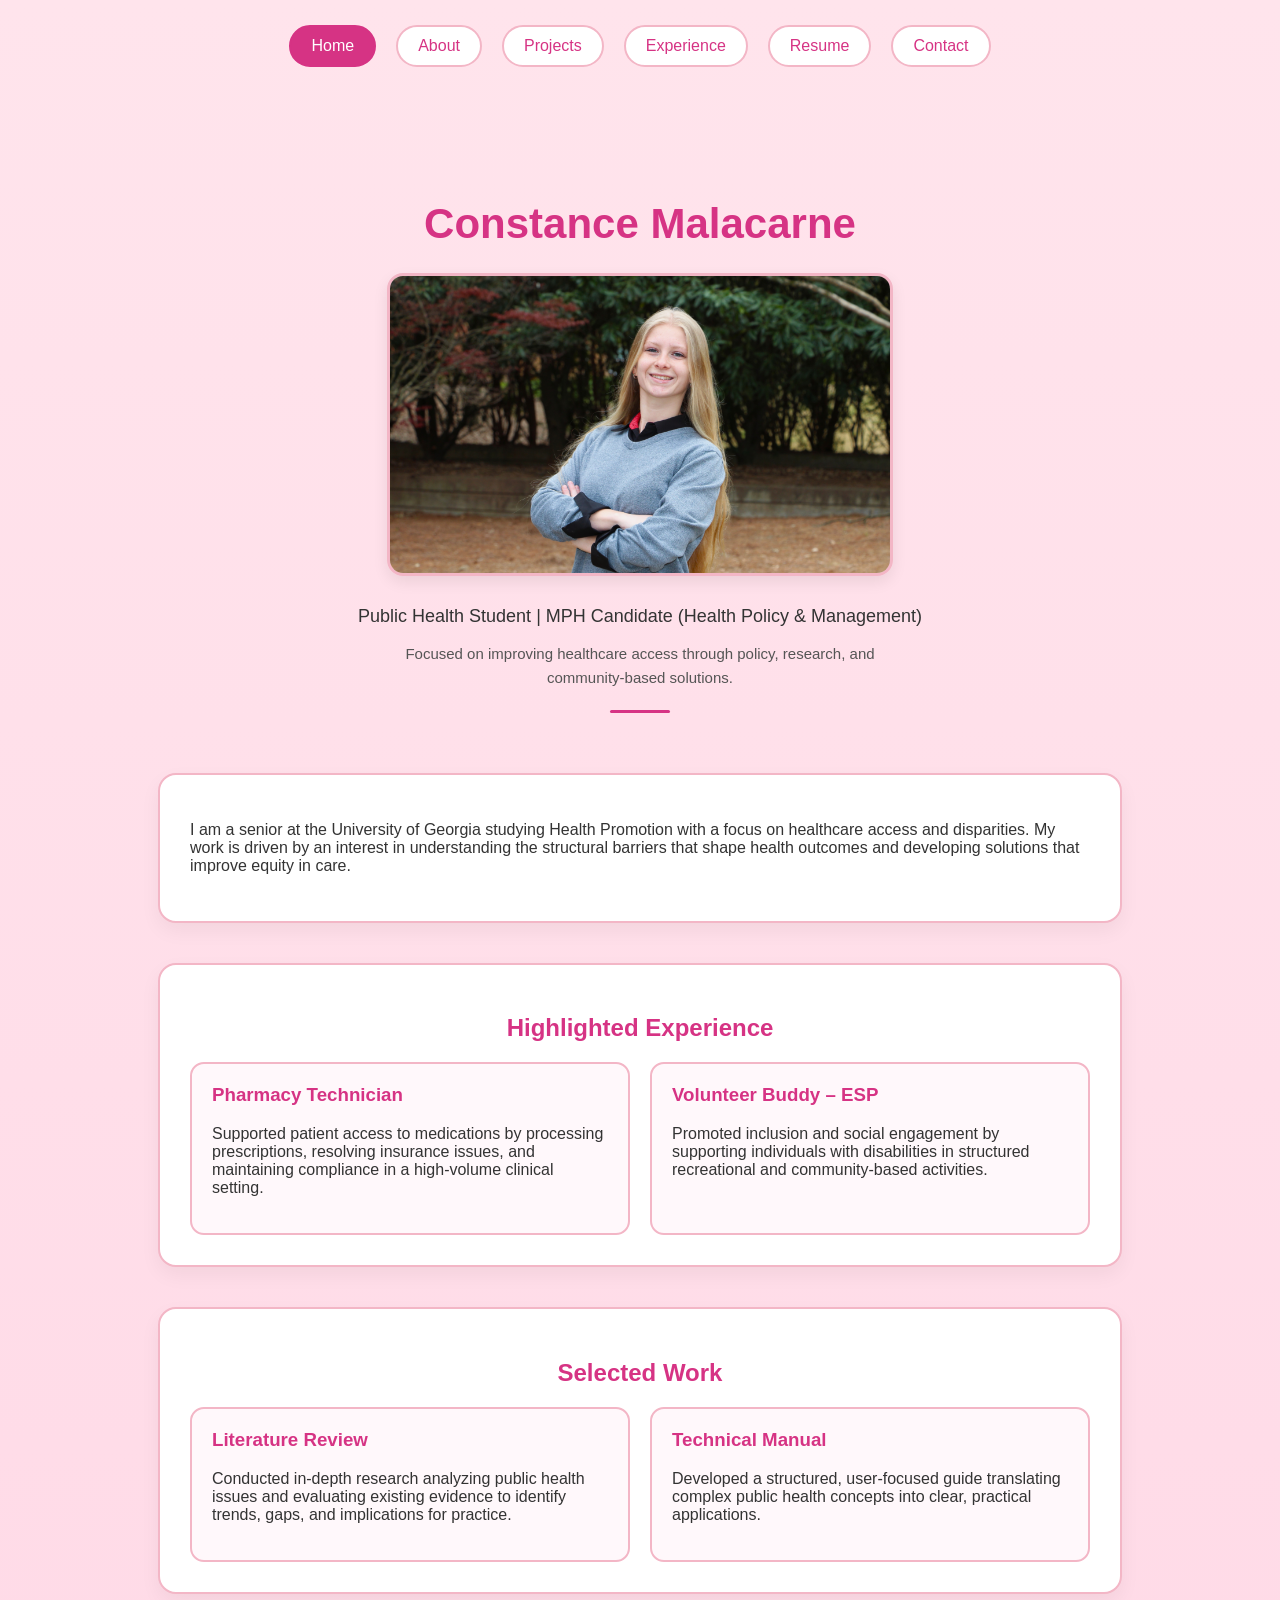
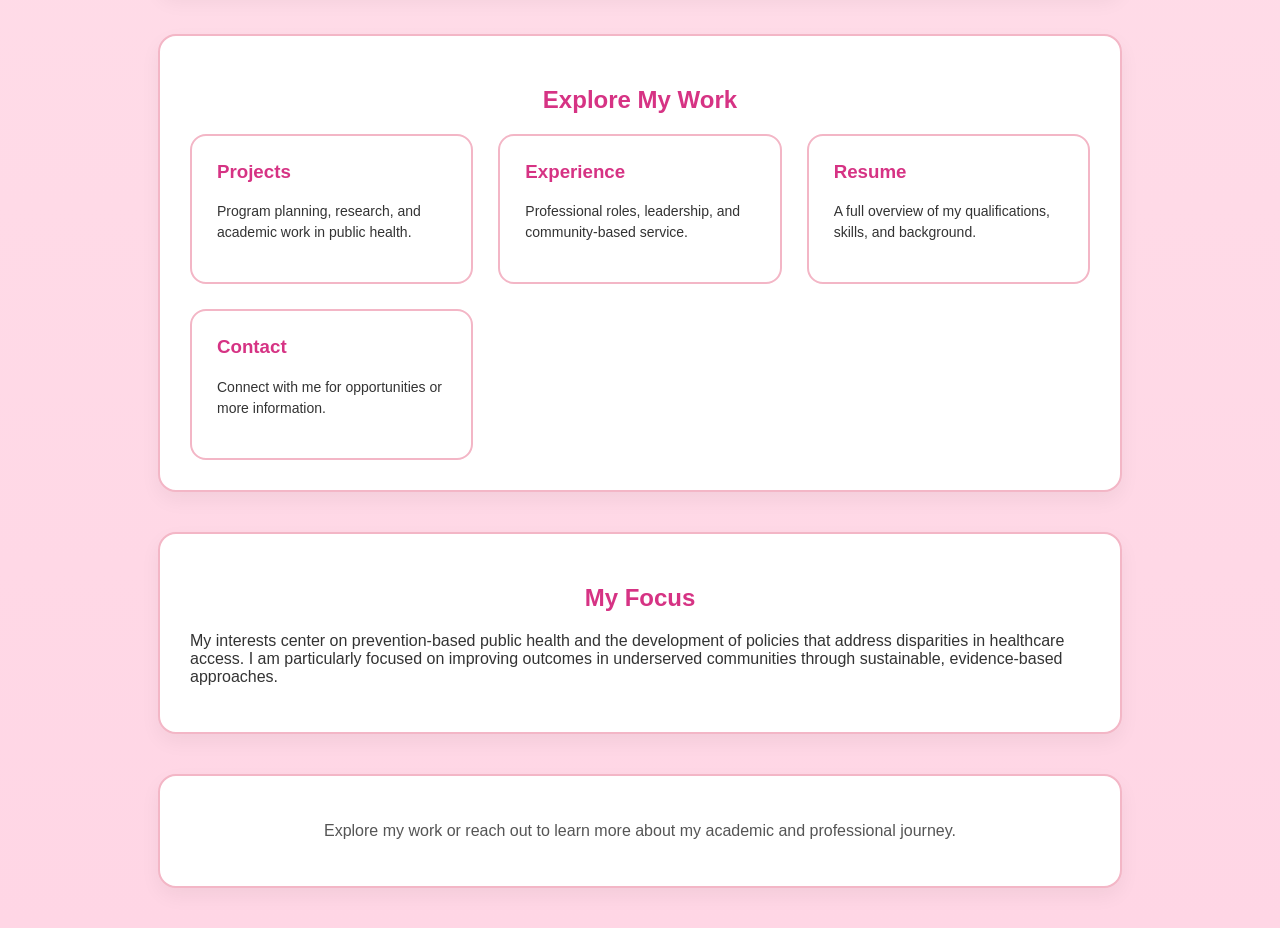
<file: index.html>
<!DOCTYPE html>
<html lang="en">
<head>
    <meta charset="UTF-8">
    <meta name="viewport" content="width=device-width, initial-scale=1.0">
    <title>Constance Malacarne</title>
    <link rel="stylesheet" href="style.css">
</head>

<body>

<!-- NAVIGATION -->
<nav>
    <a href="index.html" class="active">Home</a>
    <a href="about.html">About</a>
    <a href="projects.html">Projects</a>
    <a href="experience.html">Experience</a>
    <a href="resume.html">Resume</a>
    <a href="contact.html">Contact</a>
</nav>

<!-- HERO -->
<div class="hero">
    <h1>Constance Malacarne</h1>

    <!-- HEADSHOT -->
    <img src="headshot-home.jpg" alt="Constance Malacarne" class="headshot">

    <h2>Public Health Student | MPH Candidate (Health Policy & Management)</h2>

    <p class="hero-sub">
        Focused on improving healthcare access through policy, research, and community-based solutions.
    </p>
</div>

<!-- INTRO -->
<div class="section">
    <p>
        I am a senior at the University of Georgia studying Health Promotion with a focus on healthcare access and disparities. 
        My work is driven by an interest in understanding the structural barriers that shape health outcomes and developing 
        solutions that improve equity in care.
    </p>
</div>

<!-- FEATURED EXPERIENCE -->
<div class="section">
    <h2>Highlighted Experience</h2>

    <div class="highlight-grid">

        <div class="highlight-card">
            <h3>Pharmacy Technician</h3>
            <p>
                Supported patient access to medications by processing prescriptions, resolving insurance issues, and 
                maintaining compliance in a high-volume clinical setting.
            </p>
        </div>

        <div class="highlight-card">
            <h3>Volunteer Buddy – ESP</h3>
            <p>
                Promoted inclusion and social engagement by supporting individuals with disabilities in structured 
                recreational and community-based activities.
            </p>
        </div>

    </div>
</div>

<!-- FEATURED PROJECTS -->
<div class="section">
    <h2>Selected Work</h2>

    <div class="highlight-grid">

        <div class="highlight-card">
            <h3>Literature Review</h3>
            <p>
                Conducted in-depth research analyzing public health issues and evaluating existing evidence to identify 
                trends, gaps, and implications for practice.
            </p>
        </div>

        <div class="highlight-card">
            <h3>Technical Manual</h3>
            <p>
                Developed a structured, user-focused guide translating complex public health concepts into clear, 
                practical applications.
            </p>
        </div>

    </div>
</div>

<!-- EXPLORE -->
<div class="section">
    <h2>Explore My Work</h2>

    <div class="explore-grid">

        <a href="projects.html" class="explore-card">
            <h3>Projects</h3>
            <p>Program planning, research, and academic work in public health.</p>
        </a>

        <a href="experience.html" class="explore-card">
            <h3>Experience</h3>
            <p>Professional roles, leadership, and community-based service.</p>
        </a>

        <a href="resume.html" class="explore-card">
            <h3>Resume</h3>
            <p>A full overview of my qualifications, skills, and background.</p>
        </a>

        <a href="contact.html" class="explore-card">
            <h3>Contact</h3>
            <p>Connect with me for opportunities or more information.</p>
        </a>

    </div>
</div>

<!-- FOCUS -->
<div class="section">
    <h2>My Focus</h2>

    <p>
        My interests center on prevention-based public health and the development of policies that address disparities 
        in healthcare access. I am particularly focused on improving outcomes in underserved communities through 
        sustainable, evidence-based approaches.
    </p>
</div>

<!-- CALL TO ACTION -->
<div class="section">
    <p class="cta">
        Explore my work or reach out to learn more about my academic and professional journey.
    </p>
</div>

</body>
</html>
</file>
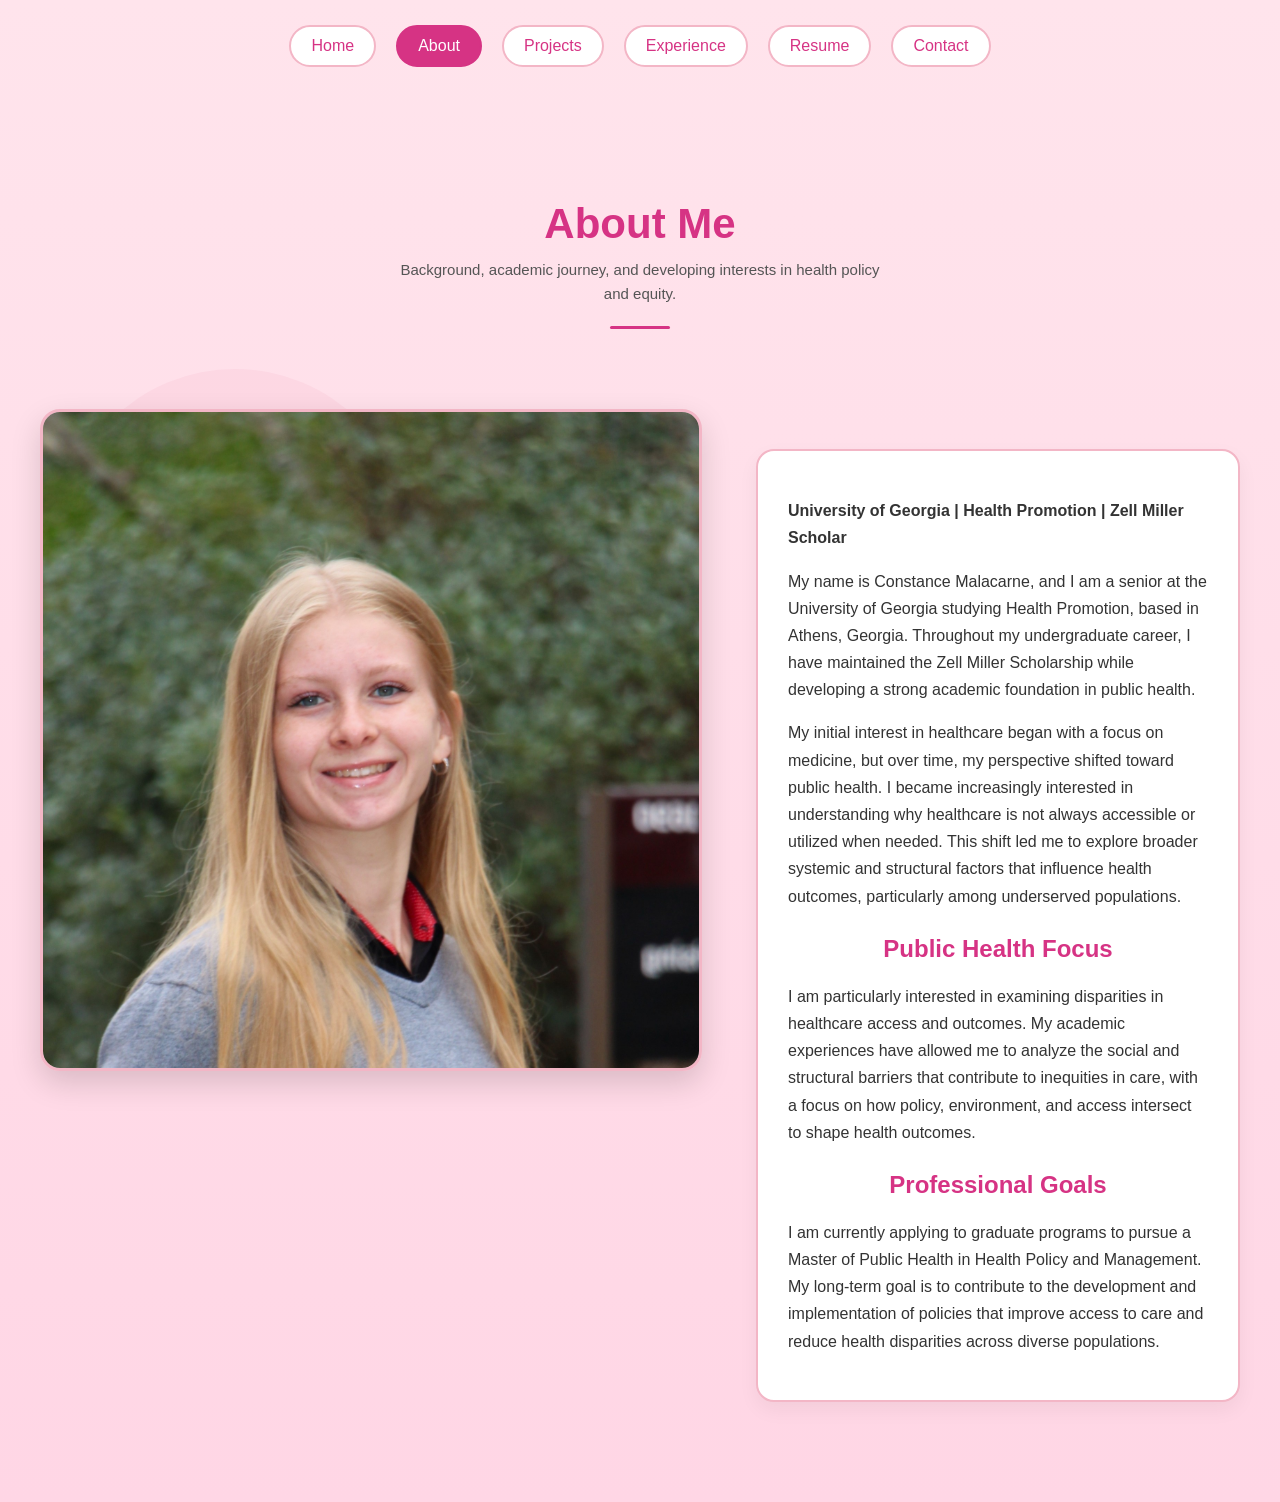
<file: about.html>
<!DOCTYPE html>
<html lang="en">
<head>
    <meta charset="UTF-8">
    <meta name="viewport" content="width=device-width, initial-scale=1.0">
    <title>About | Constance Malacarne</title>
    <link rel="stylesheet" href="style.css">
</head>

<body>

<!-- NAVIGATION -->
<nav>
    <a href="index.html">Home</a>
    <a href="about.html" class="active">About</a>
    <a href="projects.html">Projects</a>
    <a href="experience.html">Experience</a>
    <a href="resume.html">Resume</a>
    <a href="contact.html">Contact</a>
</nav>

<!-- HERO -->
<div class="hero">
    <h1>About Me</h1>
    <p class="hero-sub">
        Background, academic journey, and developing interests in health policy and equity.
    </p>
</div>

<!-- MAIN ABOUT LAYOUT -->
<div class="about-layout">

    <!-- IMAGE (LEFT) -->
    <div class="about-image">
        <img src="headshot-about.jpg" alt="Constance Malacarne">
    </div>

    <!-- TEXT (RIGHT - NOW MATCHES SITE STYLE) -->
    <div class="about-text section">

        <p><strong>University of Georgia | Health Promotion | Zell Miller Scholar</strong></p>

        <p>
            My name is Constance Malacarne, and I am a senior at the University of Georgia studying Health Promotion, based in Athens, Georgia. 
            Throughout my undergraduate career, I have maintained the Zell Miller Scholarship while developing a strong academic foundation in public health.
        </p>

        <p>
            My initial interest in healthcare began with a focus on medicine, but over time, my perspective shifted toward public health. 
            I became increasingly interested in understanding why healthcare is not always accessible or utilized when needed. 
            This shift led me to explore broader systemic and structural factors that influence health outcomes, particularly among underserved populations.
        </p>

        <h2>Public Health Focus</h2>
        <p>
            I am particularly interested in examining disparities in healthcare access and outcomes. My academic experiences have allowed me to analyze 
            the social and structural barriers that contribute to inequities in care, with a focus on how policy, environment, and access intersect to shape health outcomes.
        </p>

        <h2>Professional Goals</h2>
        <p>
            I am currently applying to graduate programs to pursue a Master of Public Health in Health Policy and Management. My long-term goal is to contribute 
            to the development and implementation of policies that improve access to care and reduce health disparities across diverse populations.
        </p>

    </div>

</div>

</body>
</html>
</file>
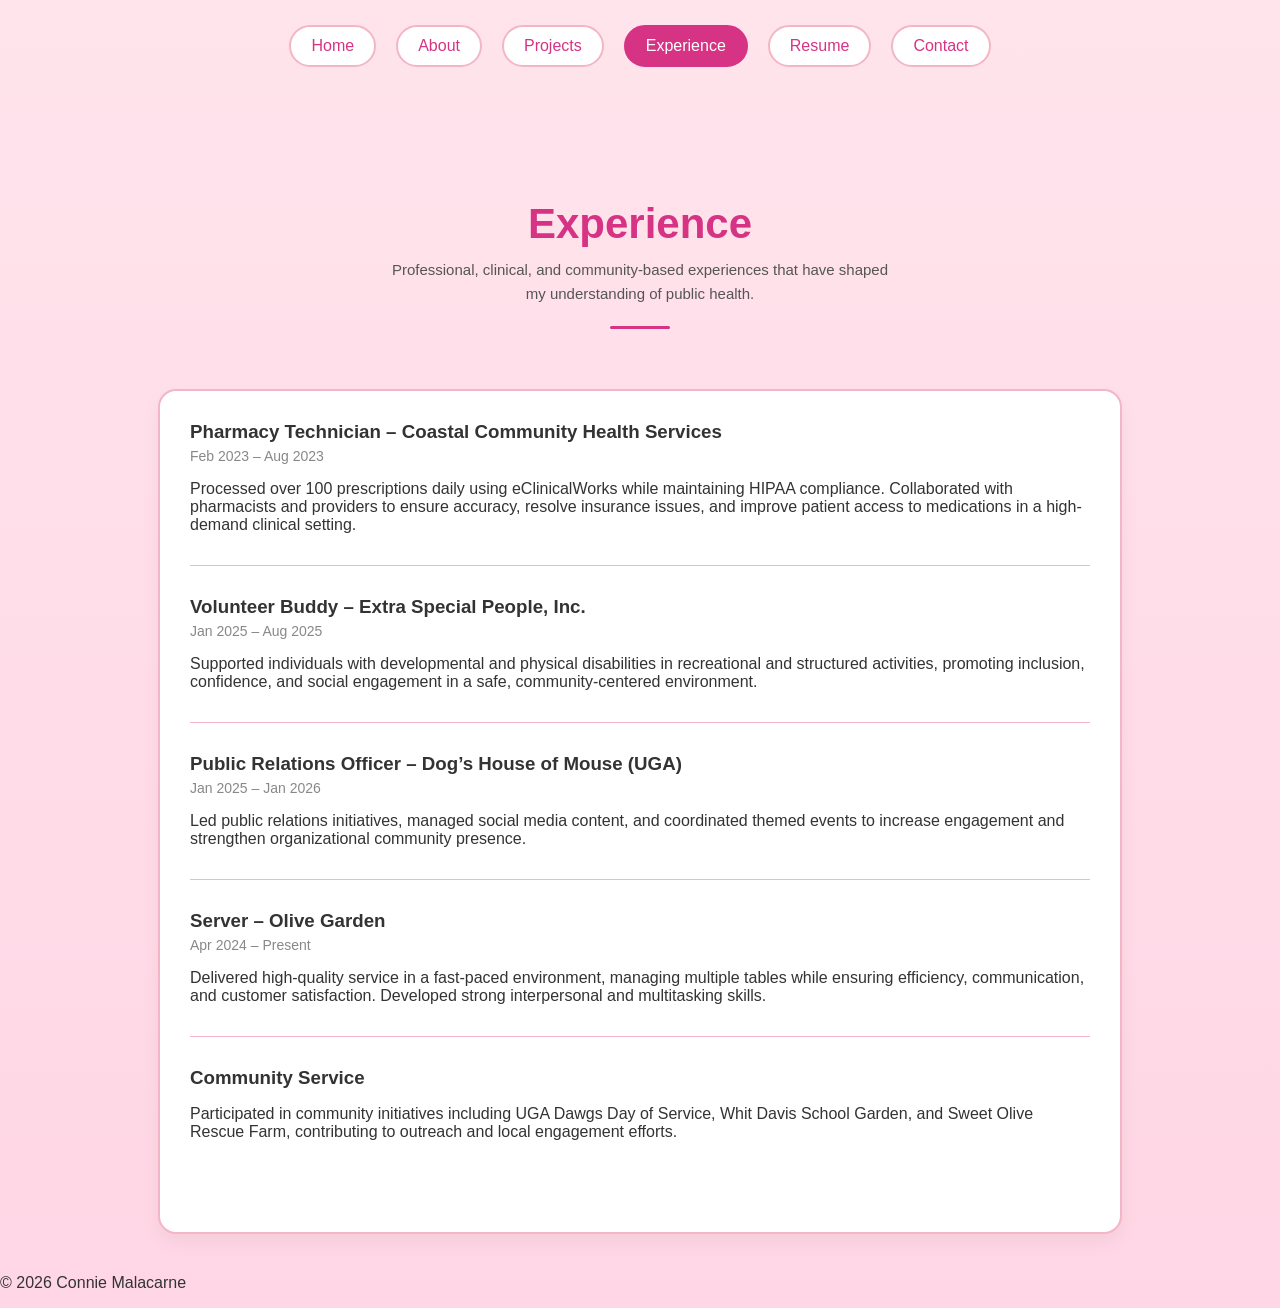
<file: experience.html>
<!DOCTYPE html>
<html lang="en">
<head>
    <meta charset="UTF-8">
    <meta name="viewport" content="width=device-width, initial-scale=1.0">
    <title>Experience | Constance Malacarne</title>
    <link rel="stylesheet" href="style.css">
</head>

<body>

<!-- NAVIGATION -->
<nav>
    <a href="index.html">Home</a>
    <a href="about.html">About</a>
    <a href="projects.html">Projects</a>
    <a href="experience.html" class="active">Experience</a>
    <a href="resume.html">Resume</a>
    <a href="contact.html">Contact</a>
</nav>

<!-- PAGE HEADER -->
<div class="hero">
    <h1>Experience</h1>
    <p class="hero-sub">
        Professional, clinical, and community-based experiences that have shaped my understanding of public health.
    </p>
</div>

<!-- MAIN EXPERIENCE SECTION -->
<div class="section">

    <div class="experience-item">
        <h3>Pharmacy Technician – Coastal Community Health Services</h3>
        <p class="date">Feb 2023 – Aug 2023</p>
        <p>
            Processed over 100 prescriptions daily using eClinicalWorks while maintaining HIPAA compliance. 
            Collaborated with pharmacists and providers to ensure accuracy, resolve insurance issues, and 
            improve patient access to medications in a high-demand clinical setting.
        </p>
    </div>

    <div class="experience-item">
        <h3>Volunteer Buddy – Extra Special People, Inc.</h3>
        <p class="date">Jan 2025 – Aug 2025</p>
        <p>
            Supported individuals with developmental and physical disabilities in recreational and structured 
            activities, promoting inclusion, confidence, and social engagement in a safe, community-centered environment.
        </p>
    </div>

    <div class="experience-item">
        <h3>Public Relations Officer – Dog’s House of Mouse (UGA)</h3>
        <p class="date">Jan 2025 – Jan 2026</p>
        <p>
            Led public relations initiatives, managed social media content, and coordinated themed events to 
            increase engagement and strengthen organizational community presence.
        </p>
    </div>

    <div class="experience-item">
        <h3>Server – Olive Garden</h3>
        <p class="date">Apr 2024 – Present</p>
        <p>
            Delivered high-quality service in a fast-paced environment, managing multiple tables while ensuring 
            efficiency, communication, and customer satisfaction. Developed strong interpersonal and multitasking skills.
        </p>
    </div>

    <div class="experience-item">
        <h3>Community Service</h3>
        <p>
            Participated in community initiatives including UGA Dawgs Day of Service, Whit Davis School Garden, 
            and Sweet Olive Rescue Farm, contributing to outreach and local engagement efforts.
        </p>
    </div>

</div>

<!-- FOOTER -->
<footer>
    <p>© 2026 Connie Malacarne</p>
</footer>

</body>
</html>
</file>
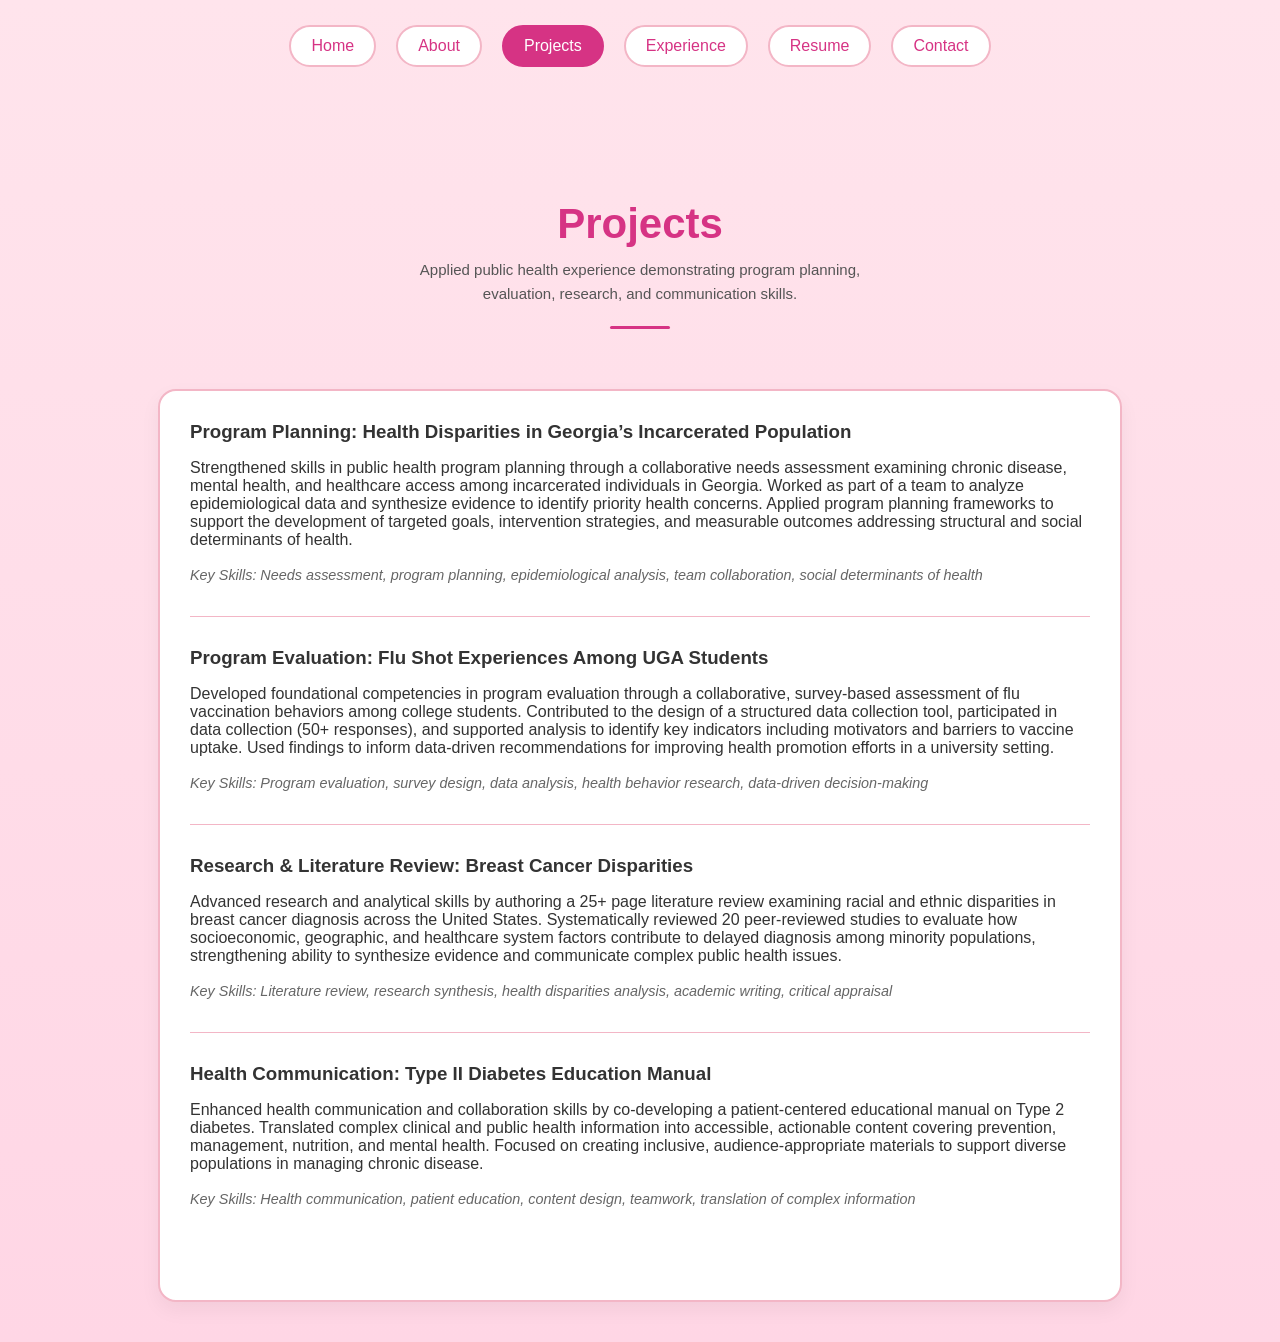
<file: projects.html>
<!DOCTYPE html>
<html lang="en">
<head>
    <meta charset="UTF-8">
    <meta name="viewport" content="width=device-width, initial-scale=1.0">
    <title>Projects | Constance Malacarne</title>
    <link rel="stylesheet" href="style.css">
</head>

<body>

<!-- NAVIGATION -->
<nav>
    <a href="index.html">Home</a>
    <a href="about.html">About</a>
    <a href="projects.html" class="active">Projects</a>
    <a href="experience.html">Experience</a>
    <a href="resume.html">Resume</a>
    <a href="contact.html">Contact</a>
</nav>

<!-- HERO -->
<div class="hero">
    <h1>Projects</h1>
    <p class="hero-sub">
        Applied public health experience demonstrating program planning, evaluation, research, and communication skills.
    </p>
</div>

<!-- PROJECTS -->
<div class="section">

    <!-- PROGRAM PLANNING -->
    <div class="experience-item">
        <h3>Program Planning: Health Disparities in Georgia’s Incarcerated Population</h3>
        <p>
            Strengthened skills in public health program planning through a collaborative needs assessment examining chronic disease, 
            mental health, and healthcare access among incarcerated individuals in Georgia. Worked as part of a team to analyze 
            epidemiological data and synthesize evidence to identify priority health concerns. Applied program planning frameworks 
            to support the development of targeted goals, intervention strategies, and measurable outcomes addressing structural 
            and social determinants of health.
        </p>
        <p class="skills">
            <em>Key Skills: Needs assessment, program planning, epidemiological analysis, team collaboration, social determinants of health</em>
        </p>
    </div>

    <!-- PROGRAM EVALUATION -->
    <div class="experience-item">
        <h3>Program Evaluation: Flu Shot Experiences Among UGA Students</h3>
        <p>
            Developed foundational competencies in program evaluation through a collaborative, survey-based assessment of flu 
            vaccination behaviors among college students. Contributed to the design of a structured data collection tool, 
            participated in data collection (50+ responses), and supported analysis to identify key indicators including 
            motivators and barriers to vaccine uptake. Used findings to inform data-driven recommendations for improving 
            health promotion efforts in a university setting.
        </p>
        <p class="skills">
            <em>Key Skills: Program evaluation, survey design, data analysis, health behavior research, data-driven decision-making</em>
        </p>
    </div>

    <!-- LITERATURE REVIEW -->
    <div class="experience-item">
        <h3>Research & Literature Review: Breast Cancer Disparities</h3>
        <p>
            Advanced research and analytical skills by authoring a 25+ page literature review examining racial and ethnic disparities 
            in breast cancer diagnosis across the United States. Systematically reviewed 20 peer-reviewed studies to evaluate how 
            socioeconomic, geographic, and healthcare system factors contribute to delayed diagnosis among minority populations, 
            strengthening ability to synthesize evidence and communicate complex public health issues.
        </p>
        <p class="skills">
            <em>Key Skills: Literature review, research synthesis, health disparities analysis, academic writing, critical appraisal</em>
        </p>
    </div>

    <!-- TECHNICAL MANUAL -->
    <div class="experience-item">
        <h3>Health Communication: Type II Diabetes Education Manual</h3>
        <p>
            Enhanced health communication and collaboration skills by co-developing a patient-centered educational manual on Type 2 
            diabetes. Translated complex clinical and public health information into accessible, actionable content covering prevention, 
            management, nutrition, and mental health. Focused on creating inclusive, audience-appropriate materials to support diverse 
            populations in managing chronic disease.
        </p>
        <p class="skills">
            <em>Key Skills: Health communication, patient education, content design, teamwork, translation of complex information</em>
        </p>
    </div>

</div>

</body>
</html>
</file>
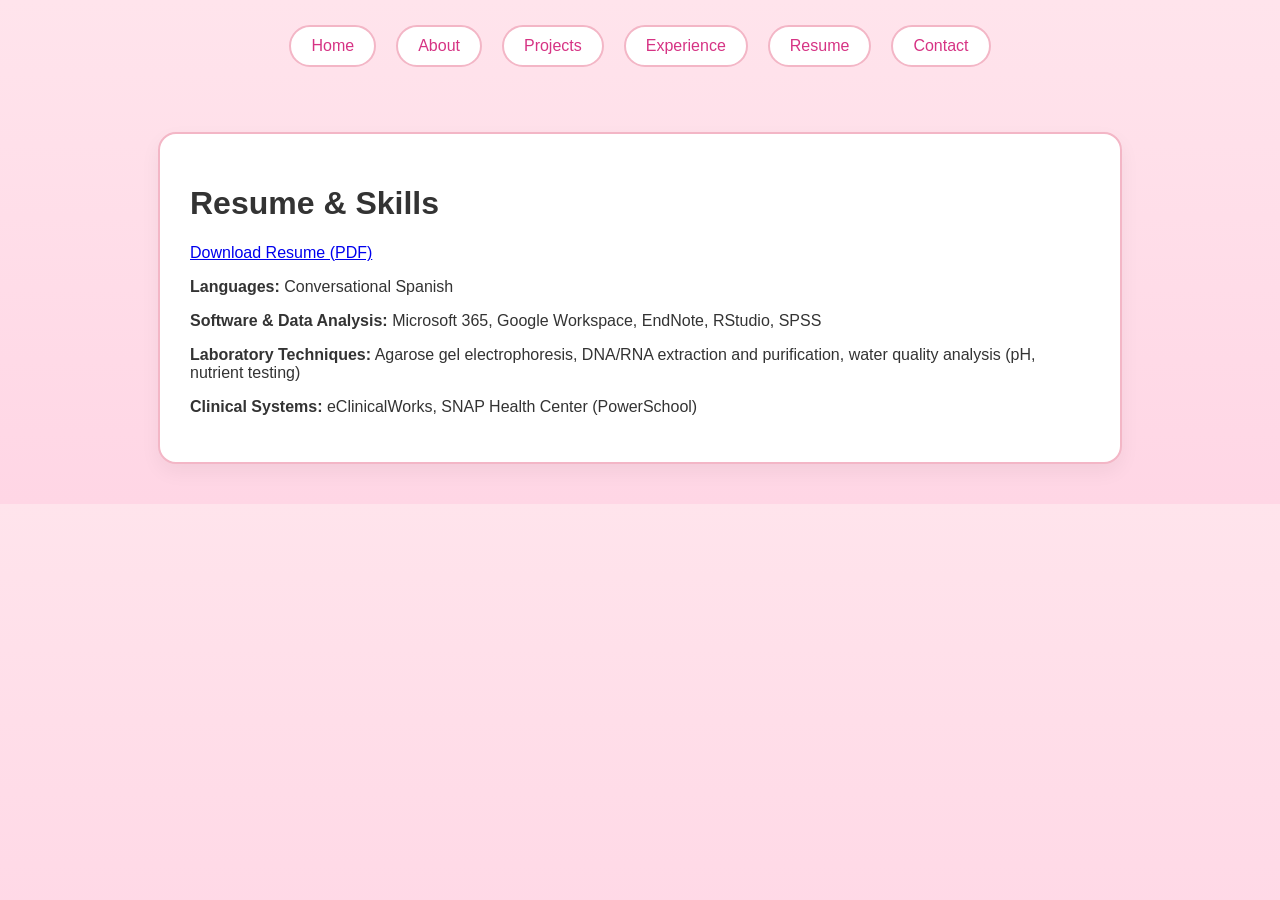
<file: resume.html>
<!DOCTYPE html>
<html lang="en">
<head>
    <meta charset="UTF-8">
    <title>Resume</title>
    <link rel="stylesheet" href="style.css">
</head>

<body>

<nav>
    <a href="index.html">Home</a>
    <a href="about.html">About</a>
    <a href="projects.html">Projects</a>
    <a href="experience.html">Experience</a>
    <a href="resume.html">Resume</a>
    <a href="contact.html">Contact</a>
</nav>

<div class="section">
    <h1>Resume & Skills</h1>

    <p><a href="#">Download Resume (PDF)</a></p>

    <p><strong>Languages:</strong> Conversational Spanish</p>
    <p><strong>Software & Data Analysis:</strong> Microsoft 365, Google Workspace, EndNote, RStudio, SPSS</p>
    <p><strong>Laboratory Techniques:</strong> Agarose gel electrophoresis, DNA/RNA extraction and purification, water quality analysis (pH, nutrient testing)</p>
    <p><strong>Clinical Systems:</strong> eClinicalWorks, SNAP Health Center (PowerSchool)</p>
</div>

</body>
</html>
</file>
<file: style.css>
/* =========================
   GLOBAL STYLES
========================= */

body {
    margin: 0;
    font-family: "Segoe UI", Arial, sans-serif;
    background: linear-gradient(to bottom, #ffe4ec, #ffd6e5);
    color: #333;
}

/* =========================
   NAVIGATION
========================= */

nav {
    display: flex;
    justify-content: center;
    gap: 20px;
    padding: 25px 0;
}

nav a {
    padding: 10px 20px;
    text-decoration: none;
    color: #d63384;
    font-weight: 500;
    background-color: white;
    border-radius: 25px;
    border: 2px solid #f3b6c6;
    transition: all 0.25s ease;
}

nav a:hover {
    background-color: #d63384;
    color: white;
    border-color: #d63384;
}

nav a.active {
    background-color: #d63384;
    color: white;
    border-color: #d63384;
}

/* =========================
   HERO SECTION
========================= */

.hero {
    display: flex;
    flex-direction: column;
    align-items: center;
    justify-content: center;
    text-align: center;
    max-width: 700px;
    margin: 60px auto 20px auto;
    padding: 20px;
}

.hero h1 {
    font-size: 42px;
    margin-bottom: 10px;
    color: #d63384;
}

.hero h2 {
    font-size: 18px;
    font-weight: 500;
    margin-bottom: 15px;
}

.hero-sub {
    max-width: 500px;
    margin: 0 auto;
    font-size: 15px;
    line-height: 1.6;
    color: #555;
}

/* Decorative line */
.hero::after {
    content: "";
    width: 60px;
    height: 3px;
    background-color: #d63384;
    margin-top: 20px;
    border-radius: 2px;
}

/* =========================
   HEADSHOT (HOMEPAGE)
========================= */

.headshot {
    width: 500px;
    max-width: 100%;
    height: auto;
    border-radius: 16px;
    margin: 15px 0;
    border: 3px solid #f3b6c6;
    box-shadow: 0 6px 15px rgba(0,0,0,0.08);
}

/* =========================
   SECTIONS
========================= */

.section {
    max-width: 900px;
    margin: 40px auto;
    padding: 30px;
    background-color: white;
    border-radius: 18px;
    border: 2px solid #f3b6c6;
    box-shadow: 0 8px 20px rgba(0,0,0,0.05);
}

.section h2 {
    text-align: center;
    color: #d63384;
    margin-bottom: 20px;
}

/* =========================
   ABOUT PAGE LAYOUT (BIG IMAGE LEFT)
========================= */

.about-layout {
    display: flex;
    align-items: flex-start;
    justify-content: center;
    gap: 60px;
    max-width: 1200px;
    margin: 60px auto;
    padding: 0 20px;
    position: relative;
}

/* subtle background shape (designer touch 👀) */
.about-layout::before {
    content: "";
    position: absolute;
    width: 350px;
    height: 350px;
    background: #f3b6c6;
    opacity: 0.2;
    border-radius: 50%;
    top: -40px;
    left: 40px;
    z-index: 0;
}

/* IMAGE */
.about-image {
    position: relative;
    z-index: 1;
}

.about-image img {
    width: 700px;           /* BIG IMAGE */
    max-width: 100%;
    height: auto;
    border-radius: 20px;
    border: 3px solid #f3b6c6;
    box-shadow: 0 12px 30px rgba(0,0,0,0.15);
}

/* TEXT */
.about-text {
    max-width: 420px;       /* tighter for balance */
    position: relative;
    z-index: 1;
}

.about-text h2 {
    margin-top: 25px;
    color: #d63384;
}

.about-text p {
    line-height: 1.7;
    margin-bottom: 15px;
}

/* =========================
   HIGHLIGHT CARDS
========================= */

.highlight-grid {
    display: grid;
    grid-template-columns: repeat(auto-fit, minmax(250px, 1fr));
    gap: 20px;
}

.highlight-card {
    padding: 20px;
    border-radius: 14px;
    border: 2px solid #f3b6c6;
    background-color: #fff8fb;
    transition: all 0.25s ease;
}

.highlight-card:hover {
    transform: translateY(-5px);
    border-color: #d63384;
}

.highlight-card h3 {
    margin-top: 0;
    color: #d63384;
}

/* =========================
   EXPLORE CARDS
========================= */

.explore-grid {
    display: grid;
    grid-template-columns: repeat(auto-fit, minmax(220px, 1fr));
    gap: 25px;
    margin-top: 20px;
}

.explore-card {
    display: block;
    text-decoration: none;
    background-color: white;
    padding: 25px;
    border-radius: 16px;
    border: 2px solid #f3b6c6;
    transition: all 0.25s ease;
    color: #333;
}

.explore-card:hover {
    transform: translateY(-6px);
    border-color: #d63384;
    box-shadow: 0 12px 25px rgba(214, 51, 132, 0.15);
}

.explore-card h3 {
    margin-top: 0;
    color: #d63384;
}

.explore-card p {
    font-size: 14px;
    line-height: 1.5;
}

/* =========================
   CTA
========================= */

.cta {
    text-align: center;
    font-weight: 500;
    color: #555;
}

/* =========================
   EXPERIENCE ITEMS
========================= */

.experience-item {
    margin-bottom: 30px;
    padding-bottom: 15px;
    border-bottom: 1px solid #f3b6c6;
    transition: all 0.25s ease;
}

.experience-item:last-child {
    border-bottom: none;
}

.experience-item:hover {
    transform: translateY(-4px);
}

.experience-item h3 {
    margin: 0;
    color: #333;
}

.date {
    font-size: 14px;
    color: #888;
    margin: 5px 0 10px 0;
}

.skills {
    margin-top: 8px;
    color: #666;
    font-size: 0.9em;
    line-height: 1.5;
}

/* =========================
   MOBILE RESPONSIVE
========================= */

@media (max-width: 900px) {
    .about-layout {
        flex-direction: column;
        align-items: center;
        text-align: center;
    }

    .about-text {
        max-width: 90%;
    }

    .about-image img {
        width: 90%;
    }
}

@media (max-width: 700px) {
    .headshot {
        width: 140px;
    }
}
</file>
